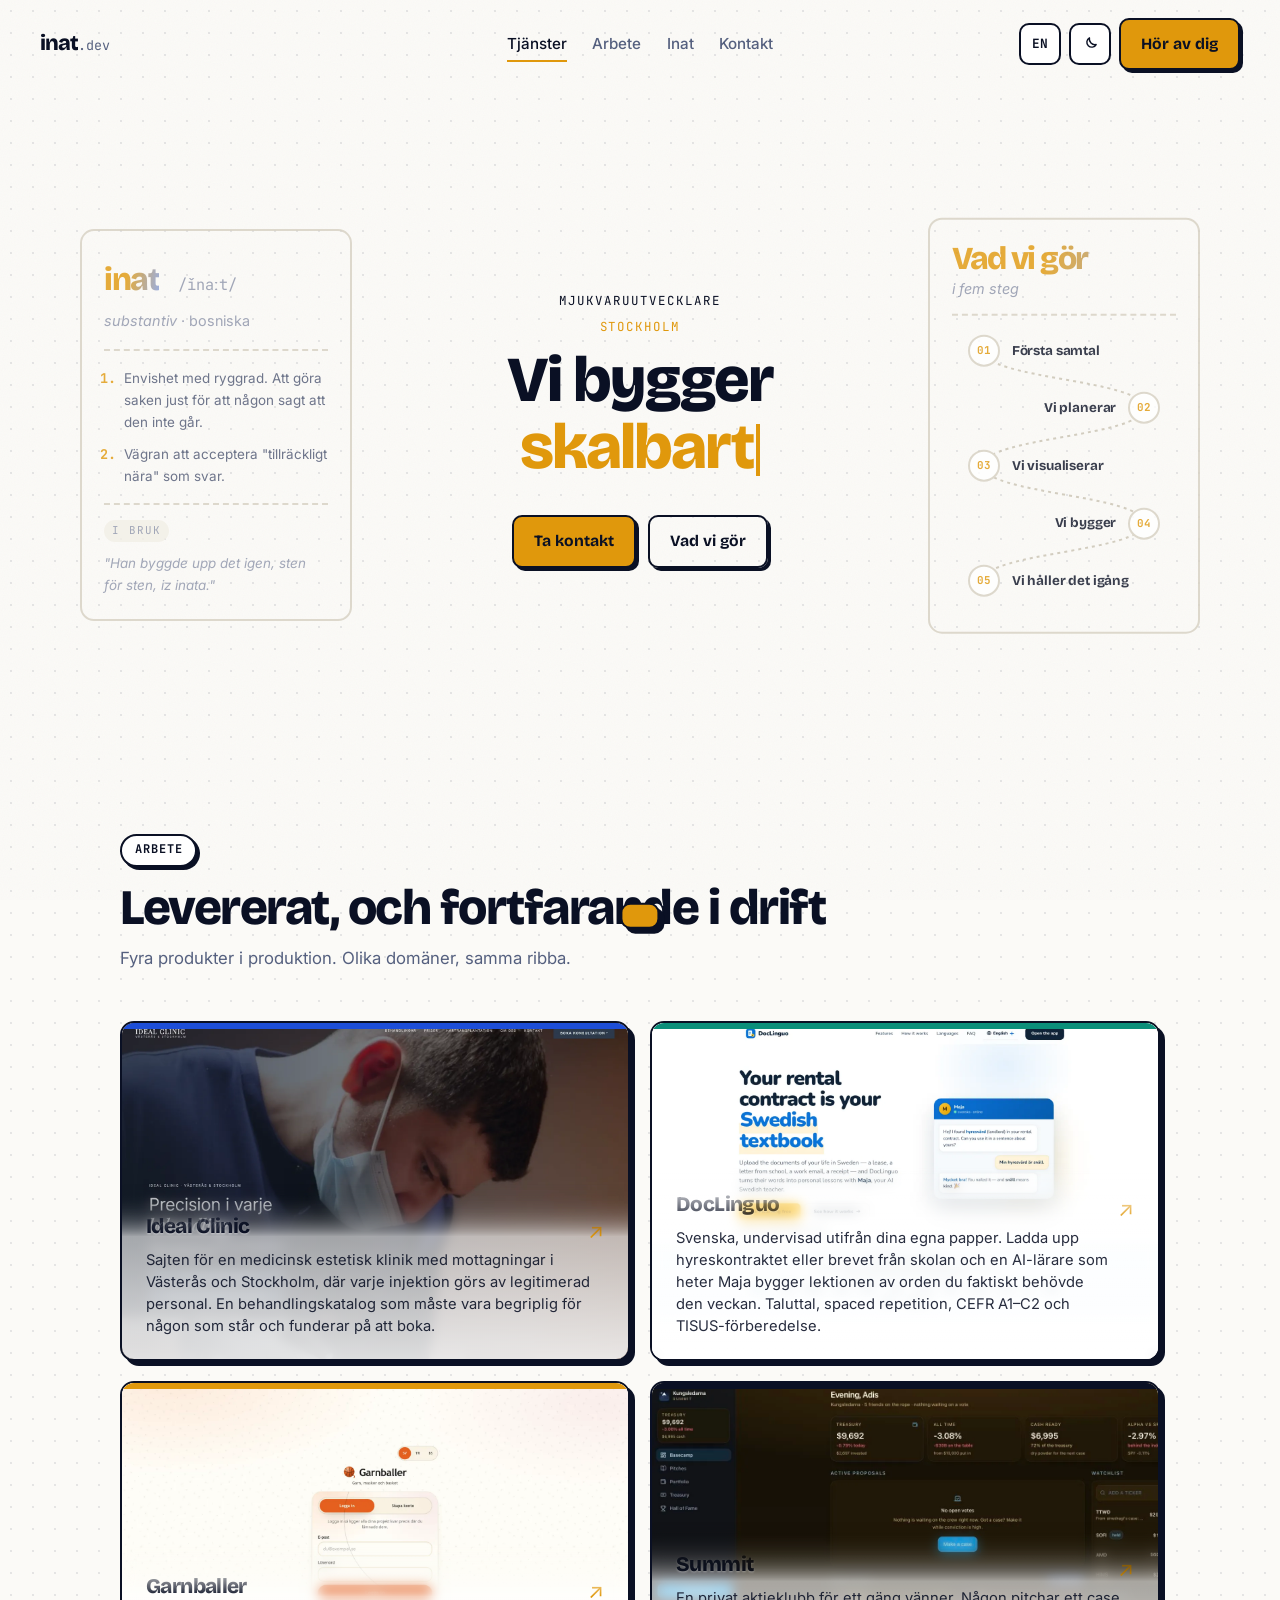
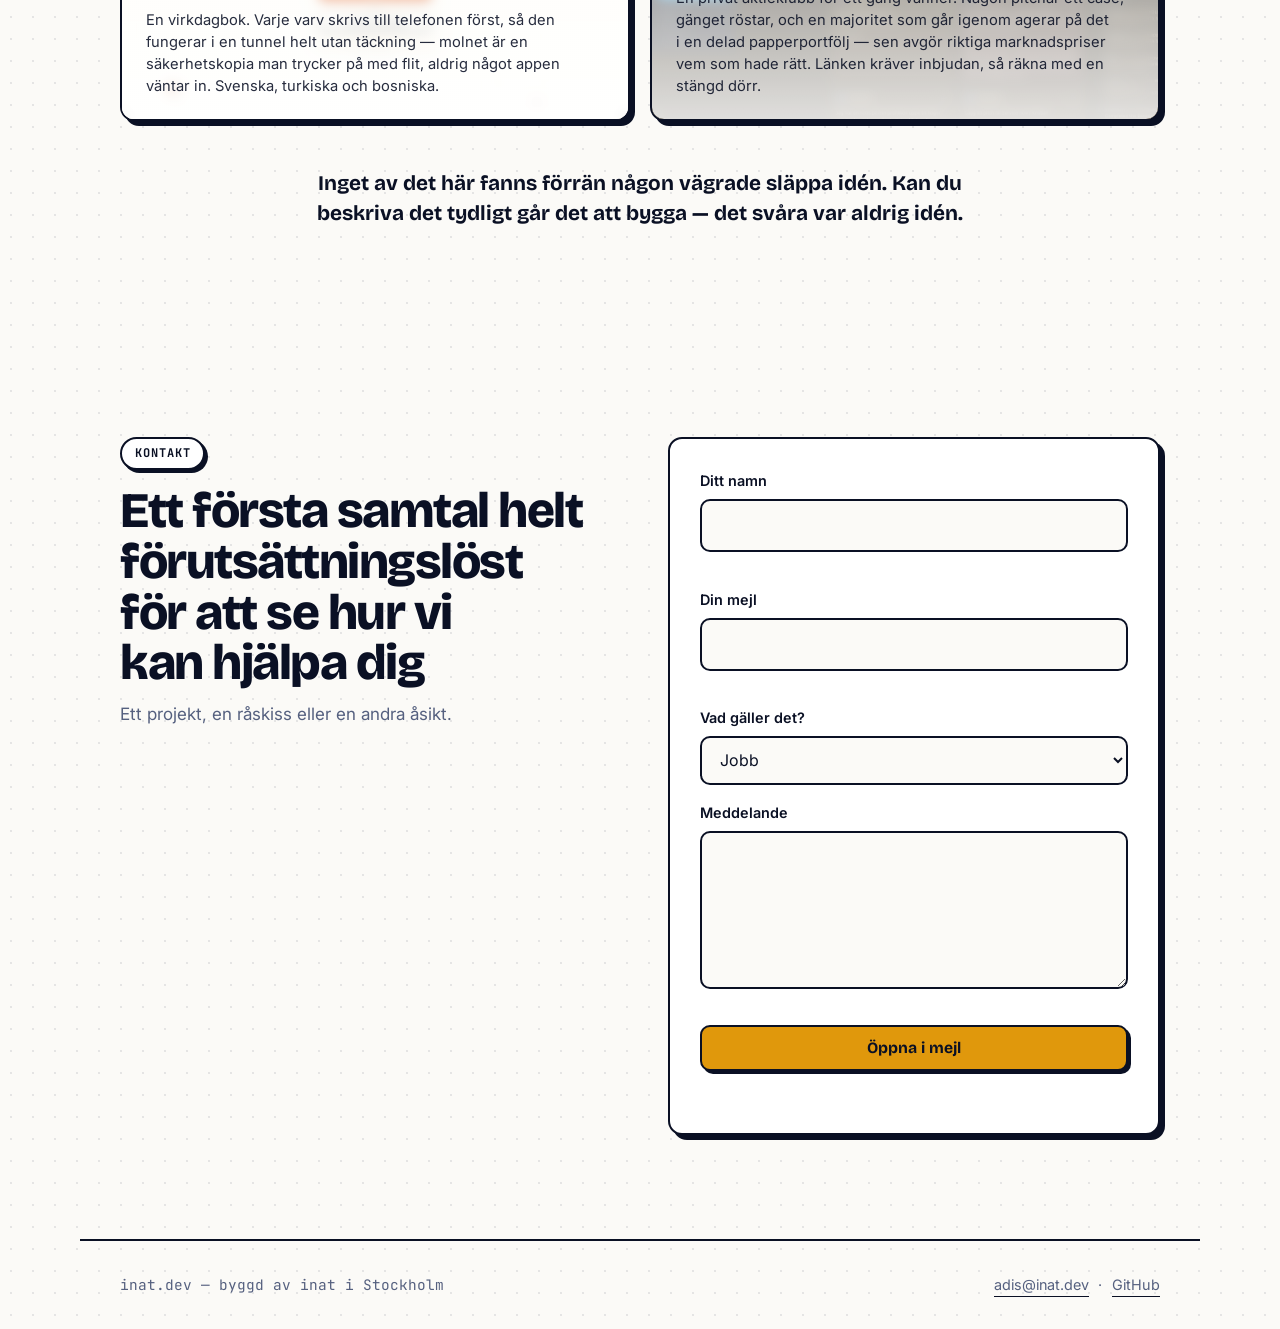
<file: index.html>
<!doctype html>
<html lang="en">
  <head>
    <meta charset="utf-8" />
    <meta name="viewport" content="width=device-width, initial-scale=1, viewport-fit=cover" />

    <title>inat.dev — we build what actually works</title>
    <meta
      name="description"
      content="A Stockholm studio building software that works and keeps working — product builds, AI that does real work, and the integrations underneath. Inat: the stubbornness that refuses close enough."
    />
    <link rel="canonical" href="https://inat.dev/" />

    <meta property="og:type" content="website" />
    <meta property="og:url" content="https://inat.dev/" />
    <meta property="og:title" content="inat.dev — we build what actually works" />
    <meta
      property="og:description"
      content="Product builds, AI that does real work, and the integrations underneath. From Stockholm, out of inat."
    />
    <meta property="og:image" content="https://inat.dev/og.png" />
    <meta property="og:image:width" content="1200" />
    <meta property="og:image:height" content="630" />
    <meta name="twitter:card" content="summary_large_image" />

    <link rel="icon" href="/favicon.svg" type="image/svg+xml" />
    <meta name="theme-color" content="#0A1024" />

    <link rel="preconnect" href="https://fonts.googleapis.com" />
    <link rel="preconnect" href="https://fonts.gstatic.com" crossorigin />
    <link
      href="https://fonts.googleapis.com/css2?family=Bricolage+Grotesque:opsz,wght@12..96,500;12..96,700;12..96,800&family=Inter:wght@400;500;600&family=JetBrains+Mono:wght@400;700&display=swap"
      rel="stylesheet"
    />
    <link rel="stylesheet" href="/styles.css?v=20260928c" />

    <script>
      // Set the theme before first paint so the page never flashes the wrong one.
      (function () {
        // The word used to live at /#inat on this page. Old links still point
        // there, so they are handed on to its own page.
        if (location.hash === '#inat') location.replace('/inat/');
        // Swedish unless English was chosen. Decided outside the try, so a
        // blocked localStorage still lands on Swedish rather than the markup's
        // English.
        var lang = null;
        try {
          var saved = localStorage.getItem('inat.theme');
          var prefersLight = window.matchMedia('(prefers-color-scheme: light)').matches;
          document.documentElement.dataset.theme = saved || (prefersLight ? 'light' : 'dark');
          lang = localStorage.getItem('inat.lang');
        } catch (e) {}
        if (lang !== 'en') document.documentElement.lang = 'sv';
      })();
    </script>

    <script type="application/ld+json">
      {
        "@context": "https://schema.org",
        "@type": "Person",
        "name": "Adis Bacic",
        "url": "https://inat.dev",
        "email": "mailto:adis@inat.dev",
        "jobTitle": "Software engineer",
        "address": { "@type": "PostalAddress", "addressLocality": "Stockholm", "addressCountry": "SE" }
      }
    </script>
  </head>

  <body>
    <a class="skip" href="#main" data-i18n="skip">Skip to content</a>
    <div class="grain" aria-hidden="true"></div>
    <span id="top-sentinel" aria-hidden="true"></span>

    <header class="nav" id="top">
      <span class="nav-progress" id="nav-progress" aria-hidden="true"></span>
      <a class="brand" href="#top">inat<span class="brand-dim">.dev</span></a>

      <div class="nav-scrim" id="nav-scrim" hidden></div>
      <nav class="nav-links" id="nav-links" aria-label="Main">
        <a href="#services" data-i18n="nav.services">Services</a>
        <a href="#work" data-i18n="nav.work">Work</a>
        <a href="/inat/" data-i18n="nav.inat">Inat</a>
        <a href="#contact" data-i18n="nav.contact">Contact</a>
      </nav>

      <div class="nav-actions">
        <button class="chip" id="lang-toggle" type="button" aria-label="Byt till svenska">SV</button>
        <button class="chip theme-btn" id="theme-toggle" type="button" aria-label="Switch to light theme">
          <svg class="icon-sun" viewBox="0 0 24 24" width="17" height="17" aria-hidden="true"
            fill="none" stroke="currentColor" stroke-width="2" stroke-linecap="round">
            <circle cx="12" cy="12" r="4" />
            <path d="M12 2v2M12 20v2M4.9 4.9l1.4 1.4M17.7 17.7l1.4 1.4M2 12h2M20 12h2M4.9 19.1l1.4-1.4M17.7 6.3l1.4-1.4" />
          </svg>
          <svg class="icon-moon" viewBox="0 0 24 24" width="17" height="17" aria-hidden="true"
            fill="none" stroke="currentColor" stroke-width="2" stroke-linejoin="round">
            <path d="M20 13.5A8 8 0 0 1 10.5 4a7 7 0 1 0 9.5 9.5z" />
          </svg>
        </button>
        <a class="btn btn-primary nav-cta" href="#contact" data-i18n="nav.cta">Get in touch</a>
        <button class="chip menu-btn" id="menu-btn" type="button" aria-expanded="false" aria-controls="nav-links" aria-label="Menu">
          <span class="burger" aria-hidden="true"><i></i><i></i><i></i></span>
        </button>
      </div>
    </header>

    <main id="main">
      <!-- ── Hero ───────────────────────────────────────────────────── -->
      <section class="hero">
        <div class="hero-inner reveal">
          <p class="kicker kicker-role" data-i18n="hero.role">Software developers</p>
          <p class="kicker" data-i18n="hero.kicker">Stockholm</p>

          <h1 class="hero-claim">
            <span class="hero-lead-word" id="hero-lead" data-i18n="hero.build">We build</span>
            <span class="sr-only" data-i18n="hero.buildAll">
              We build to scale, securely, for the long term, transparently and
              methodically. We create value, quality, trust and an edge.
            </span>
            <!-- Two copies of the phrase share one grid cell: the hidden sizer
                 holds the whole of it so the row is already the finished width,
                 and the live text types into that width from the left. -->
            <span class="rotator" aria-hidden="true">
              <span class="rotator-sizer" id="rotator-sizer">to scale</span>
              <span class="rotator-live"
                ><span class="rotator-text" id="rotator-text">to scale</span
                ><span class="caret"></span
              ></span>
            </span>
          </h1>

          <div class="hero-cta">
            <a class="btn btn-primary" href="#contact" data-i18n="hero.ctaPrimary">Start a conversation</a>
            <a class="btn btn-ghost" href="#work" data-i18n="hero.ctaSecondary">What we do</a>
          </div>
        </div>

        <!-- The entry as a print on the background: behind the claim, off to
             the left, faded, and out of the flow so it takes no room of its
             own. Decorative here — the readable version, with the pronunciation
             button, lives on /inat/. -->
        <article class="entry hero-entry" aria-hidden="true">
          <div class="entry-top">
            <p class="entry-word">inat</p>
            <span class="say"><span class="ipa">/ǐnaːt/</span></span>
          </div>
          <p class="entry-meta"><em data-i18n="entry.pos">noun</em> · <span data-i18n="entry.lang">Bosnian</span></p>
          <hr class="entry-rule" />
          <ol class="entry-defs">
            <li data-i18n="entry.def1">
              Stubbornness with a spine. Doing the thing precisely because you were
              told it could not be done.
            </li>
            <li data-i18n="entry.def2">The refusal to accept "close enough" as an answer.</li>
          </ol>
          <p class="entry-usage">
            <span class="usage-tag" data-i18n="entry.usageTag">in use</span>
            <span data-i18n="entry.usage">"He rebuilt it brick by brick, iz inata."</span>
          </p>
        </article>

        <!-- What we do, in the entry's clothes: five steps on a line that winds
             down the card. On wide screens it is the print's twin on the right,
             the same size and just as faded; on narrow ones it drops into the
             flow under the buttons at full strength. -->
        <aside class="entry hero-path" id="services" aria-labelledby="path-title">
          <h2 class="entry-word" id="path-title" data-i18n="svc.badge">What we do</h2>
          <p class="entry-meta"><em data-i18n="svc.steps">in five steps</em></p>
          <hr class="entry-rule" />
          <div class="curl">
            <!-- One S-curve per step, in a 100×500 box stretched over the five
                 rows: node centres at x 14/86, y 50/150/250/350/450. The curves
                 leave and enter the nodes vertically, so they cross between the
                 rows rather than through the labels. -->
            <svg class="curl-line" viewBox="0 0 100 500" preserveAspectRatio="none" aria-hidden="true" focusable="false">
              <path d="M14 50 C14 100 86 100 86 150 S14 200 14 250 S86 300 86 350 S14 400 14 450" />
            </svg>
            <ol class="curl-steps">
              <li class="curl-step"><span class="curl-node" aria-hidden="true">01</span><span class="curl-label" data-i18n="path.s1.title">We connect</span></li>
              <li class="curl-step"><span class="curl-node" aria-hidden="true">02</span><span class="curl-label" data-i18n="path.s2.title">We plan</span></li>
              <li class="curl-step"><span class="curl-node" aria-hidden="true">03</span><span class="curl-label" data-i18n="path.s3.title">We visualize</span></li>
              <li class="curl-step"><span class="curl-node" aria-hidden="true">04</span><span class="curl-label" data-i18n="path.s4.title">We build</span></li>
              <li class="curl-step"><span class="curl-node" aria-hidden="true">05</span><span class="curl-label" data-i18n="path.s5.title">We keep it running</span></li>
            </ol>
          </div>
        </aside>
      </section>

      <!-- ── Work: proof, not a résumé ───────────────────────────────── -->
      <section id="work" class="section">
        <header class="section-head reveal">
          <p class="badge" data-i18n="proj.badge">Work</p>
          <h2 class="section-title" data-i18n="proj.title">Shipped, and still running</h2>
          <p class="section-sub" data-i18n="proj.sub">
            Four products in production. Different domains, same standard.
          </p>
        </header>

        <div class="cards cards-2">
          <a class="card card-link card-blue reveal-pop" href="https://idealclinic.se" target="_blank" rel="noopener">
            <span class="card-shot" aria-hidden="true"><img src="/work/idealclinic.webp" alt="" /></span>
            <div class="card-body">
              <div class="card-head">
                <h3>Ideal Clinic</h3>
                <span class="arrow" aria-hidden="true">↗</span>
              </div>
              <p data-i18n="proj.clinic.body">
                The site for a medical aesthetic clinic with practices in Västerås and
                Stockholm, where every injectable is done by licensed staff. A treatment
                catalogue that has to read clearly to someone deciding whether to book.
              </p>
            </div>
          </a>

          <a class="card card-link card-teal reveal-pop" href="https://doclinguo.com" target="_blank" rel="noopener">
            <span class="card-shot" aria-hidden="true"><img src="/work/doclinguo.webp" alt="" /></span>
            <div class="card-body">
              <div class="card-head">
                <h3>DocLinguo</h3>
                <span class="arrow" aria-hidden="true">↗</span>
              </div>
              <p data-i18n="proj.doc.body">
                Swedish, taught from your own paperwork. Upload the rental contract or
                the letter from school and an AI teacher called Maja builds the lesson
                out of the words you actually needed that week. Speech practice, spaced
                repetition, CEFR A1–C2 and TISUS prep.
              </p>
            </div>
          </a>

          <a class="card card-link card-gold reveal-pop" href="https://garnballer.inat.dev" target="_blank" rel="noopener">
            <span class="card-shot" aria-hidden="true"><img src="/work/garnballer.webp" alt="" /></span>
            <div class="card-body">
              <div class="card-head">
                <h3>Garnballer</h3>
                <span class="arrow" aria-hidden="true">↗</span>
              </div>
              <p data-i18n="proj.garn.body">
                A crochet diary. Every row logged is written to the phone first, so it
                works in a tunnel with no signal at all — the cloud is a backup you press
                on purpose, never something the app waits for. Swedish, Turkish and
                Bosnian.
              </p>
            </div>
          </a>

          <a class="card card-link reveal-pop" href="https://summit.elyfe.dev" target="_blank" rel="noopener">
            <span class="card-shot" aria-hidden="true"><img src="/work/summit.webp" alt="" /></span>
            <div class="card-body">
              <div class="card-head">
                <h3>Summit</h3>
                <span class="arrow" aria-hidden="true">↗</span>
              </div>
              <p data-i18n="proj.summit.body">
                A private stock club for one group of friends. Someone pitches a case,
                the crew votes, and a passing majority acts on it in a shared paper
                portfolio — then real market prices settle who was right. The link asks
                for an invite, so expect a closed door.
              </p>
            </div>
          </a>
        </div>

        <p class="closing reveal" data-i18n="proj.closing">
          None of these existed until somebody refused to let the idea go. If you can
          describe it clearly, it can be built — the hard part was never the idea.
        </p>
      </section>

      <!-- ── Contact ────────────────────────────────────────────────── -->
      <section id="contact" class="section">
        <div class="contact-grid">
          <div class="reveal">
            <p class="badge" data-i18n="contact.badge">Contact</p>
            <h2 class="section-title" data-i18n="contact.title">Tell us what you want built</h2>
            <p class="prose" data-i18n="contact.sub">A project, a rough idea, or a second opinion.</p>
          </div>

          <form class="form reveal" id="contact-form" novalidate>
            <div class="field">
              <label for="name" data-i18n="contact.name">Your name</label>
              <input id="name" name="name" type="text" autocomplete="name" required />
              <p class="err" data-err="name"></p>
            </div>

            <div class="field">
              <label for="email" data-i18n="contact.email">Your email</label>
              <input id="email" name="email" type="email" autocomplete="email" inputmode="email" required />
              <p class="err" data-err="email"></p>
            </div>

            <div class="field">
              <label for="topic" data-i18n="contact.topic">What is this about?</label>
              <select id="topic" name="topic">
                <option value="Work" data-i18n="contact.topic1">Work</option>
                <option value="Freelance" data-i18n="contact.topic2">Freelance</option>
                <option value="An idea" data-i18n="contact.topic3">An idea</option>
              </select>
            </div>

            <div class="field">
              <label for="message" data-i18n="contact.message">Message</label>
              <textarea id="message" name="message" rows="5" required></textarea>
              <p class="err" data-err="message"></p>
            </div>

            <button class="btn btn-primary btn-block" type="submit" data-i18n="contact.send">
              Open in mail
            </button>
            <p class="form-note" id="form-note" role="status" aria-live="polite"></p>
          </form>
        </div>
      </section>
    </main>

    <footer class="footer">
      <p class="mono">
        inat.dev — <span data-i18n="footer.built">built out of inat in Stockholm</span>
      </p>
      <p class="footer-links">
        <a href="mailto:adis@inat.dev">adis@inat.dev</a>
        <span aria-hidden="true">·</span>
        <a href="https://github.com/AdisBacic" target="_blank" rel="noopener">GitHub</a>
      </p>
    </footer>

    <div class="toast" id="toast" role="status" aria-live="polite"></div>
    <script src="/script.js?v=20260928c" defer></script>
  </body>
</html>
</file>
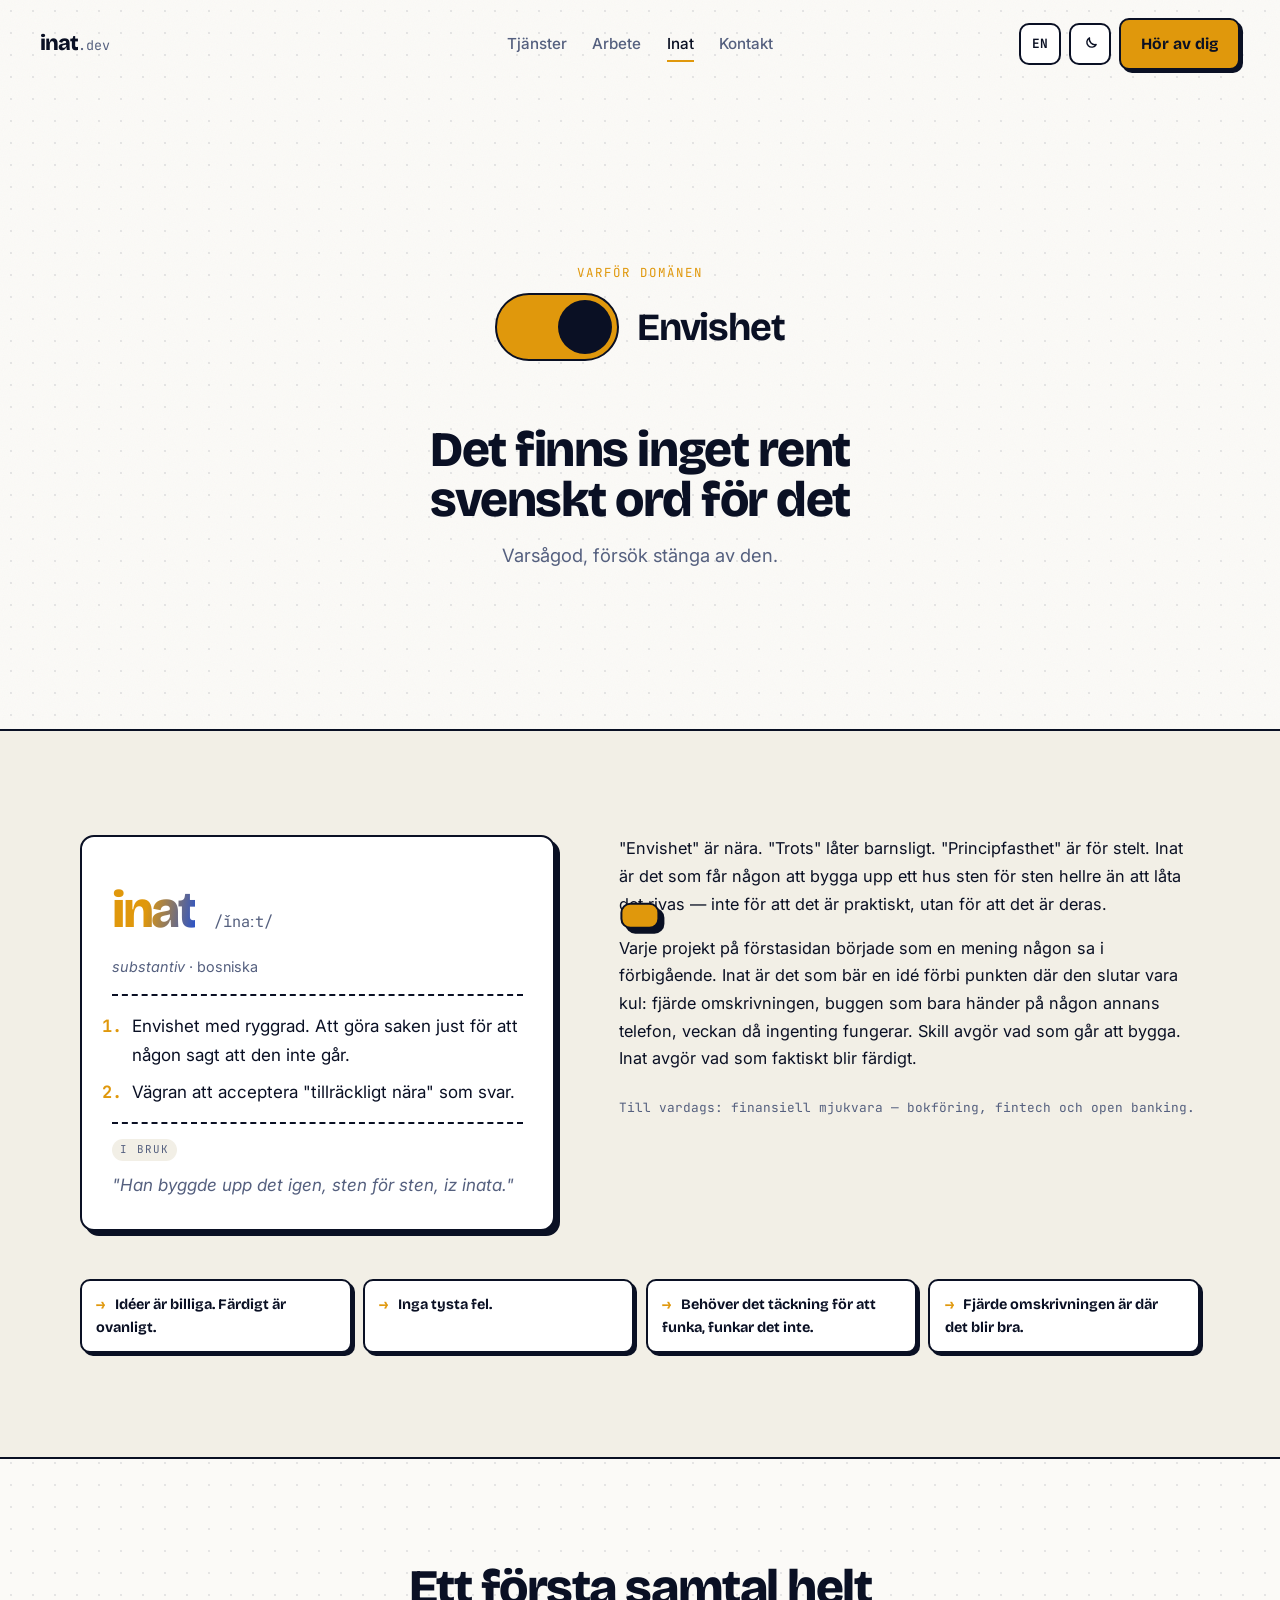
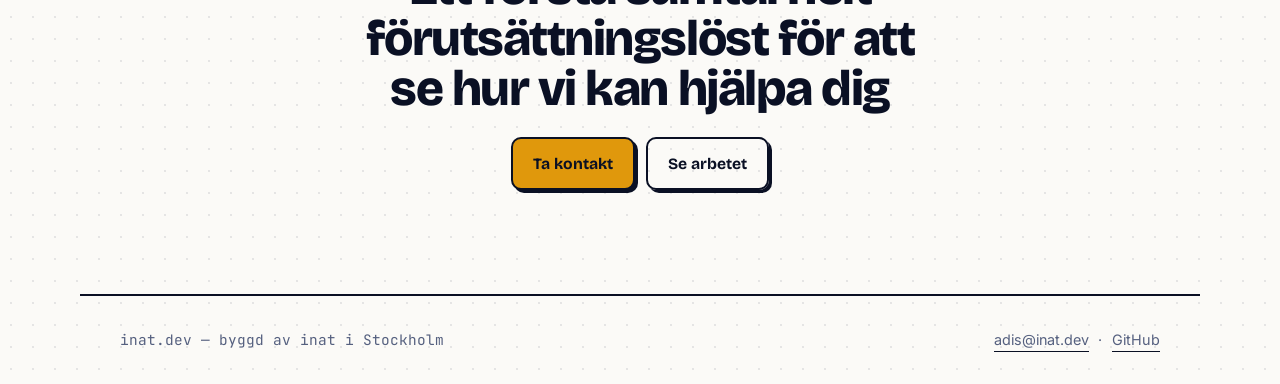
<file: inat/index.html>
<!doctype html>
<html lang="en">
  <head>
    <meta charset="utf-8" />
    <meta name="viewport" content="width=device-width, initial-scale=1, viewport-fit=cover" />

    <title>inat — the word behind inat.dev</title>
    <meta
      name="description"
      content="Inat, noun, Bosnian: stubbornness with a spine. The word a Stockholm studio is named after, and why there is no clean English translation for it."
    />
    <link rel="canonical" href="https://inat.dev/inat/" />

    <meta property="og:type" content="website" />
    <meta property="og:url" content="https://inat.dev/inat/" />
    <meta property="og:title" content="inat — the word behind inat.dev" />
    <meta
      property="og:description"
      content="Stubbornness with a spine. Doing the thing precisely because you were told it could not be done."
    />
    <meta property="og:image" content="https://inat.dev/og.png" />
    <meta property="og:image:width" content="1200" />
    <meta property="og:image:height" content="630" />
    <meta name="twitter:card" content="summary_large_image" />

    <link rel="icon" href="/favicon.svg" type="image/svg+xml" />
    <meta name="theme-color" content="#0A1024" />

    <link rel="preconnect" href="https://fonts.googleapis.com" />
    <link rel="preconnect" href="https://fonts.gstatic.com" crossorigin />
    <link
      href="https://fonts.googleapis.com/css2?family=Bricolage+Grotesque:opsz,wght@12..96,500;12..96,700;12..96,800&family=Inter:wght@400;500;600&family=JetBrains+Mono:wght@400;700&display=swap"
      rel="stylesheet"
    />
    <link rel="stylesheet" href="/styles.css?v=20260928c" />

    <script>
      // Set the theme before first paint so the page never flashes the wrong one.
      (function () {
        // Swedish unless English was chosen. Decided outside the try, so a
        // blocked localStorage still lands on Swedish rather than the markup's
        // English.
        var lang = null;
        try {
          var saved = localStorage.getItem('inat.theme');
          var prefersLight = window.matchMedia('(prefers-color-scheme: light)').matches;
          document.documentElement.dataset.theme = saved || (prefersLight ? 'light' : 'dark');
          lang = localStorage.getItem('inat.lang');
        } catch (e) {}
        if (lang !== 'en') document.documentElement.lang = 'sv';
      })();
    </script>

    <script type="application/ld+json">
      {
        "@context": "https://schema.org",
        "@type": "DefinedTerm",
        "name": "inat",
        "description": "Stubbornness with a spine. Doing the thing precisely because you were told it could not be done.",
        "url": "https://inat.dev/inat/"
      }
    </script>
  </head>

  <body>
    <a class="skip" href="#main" data-i18n="skip">Skip to content</a>
    <div class="grain" aria-hidden="true"></div>
    <span id="top-sentinel" aria-hidden="true"></span>

    <header class="nav" id="top">
      <span class="nav-progress" id="nav-progress" aria-hidden="true"></span>
      <a class="brand" href="/">inat<span class="brand-dim">.dev</span></a>

      <div class="nav-scrim" id="nav-scrim" hidden></div>
      <nav class="nav-links" id="nav-links" aria-label="Main">
        <a href="/#services" data-i18n="nav.services">Services</a>
        <a href="/#work" data-i18n="nav.work">Work</a>
        <a href="/inat/" aria-current="page" data-i18n="nav.inat">Inat</a>
        <a href="/#contact" data-i18n="nav.contact">Contact</a>
      </nav>

      <div class="nav-actions">
        <button class="chip" id="lang-toggle" type="button" aria-label="Byt till svenska">SV</button>
        <button class="chip theme-btn" id="theme-toggle" type="button" aria-label="Switch to light theme">
          <svg class="icon-sun" viewBox="0 0 24 24" width="17" height="17" aria-hidden="true"
            fill="none" stroke="currentColor" stroke-width="2" stroke-linecap="round">
            <circle cx="12" cy="12" r="4" />
            <path d="M12 2v2M12 20v2M4.9 4.9l1.4 1.4M17.7 17.7l1.4 1.4M2 12h2M20 12h2M4.9 19.1l1.4-1.4M17.7 6.3l1.4-1.4" />
          </svg>
          <svg class="icon-moon" viewBox="0 0 24 24" width="17" height="17" aria-hidden="true"
            fill="none" stroke="currentColor" stroke-width="2" stroke-linejoin="round">
            <path d="M20 13.5A8 8 0 0 1 10.5 4a7 7 0 1 0 9.5 9.5z" />
          </svg>
        </button>
        <a class="btn btn-primary nav-cta" href="/#contact" data-i18n="nav.cta">Get in touch</a>
        <button class="chip menu-btn" id="menu-btn" type="button" aria-expanded="false" aria-controls="nav-links" aria-label="Menu">
          <span class="burger" aria-hidden="true"><i></i><i></i><i></i></span>
        </button>
      </div>
    </header>

    <main id="main">
      <!-- ── The switch, first and large. It is labelled "stubbornness" and it
           behaves accordingly: three tries before it gives in. ──────────── -->
      <section class="hero hero-inat">
        <div class="hero-inner reveal">
          <p class="kicker" data-i18n="inat.badge">Why the domain</p>

          <div class="switch-row switch-row-hero">
            <button class="switch switch-xl is-on" id="inat-switch" type="button" role="switch" aria-checked="true" aria-describedby="inat-try">
              <span class="switch-track" aria-hidden="true"><span class="switch-knob"></span></span>
              <span class="switch-label" data-i18n="inat.switch">Stubbornness</span>
            </button>
            <p class="switch-say" id="switch-say" role="status" aria-live="polite"></p>
          </div>

          <h1 class="hero-title" data-i18n="inat.title">There is no clean English word for it</h1>
          <p class="hero-thesis" id="inat-try" data-i18n="inat.tryOff">Go on, try turning it off.</p>
        </div>
      </section>

      <!-- ── The word: the entry at full strength, and the story behind it ── -->
      <section id="word" class="section section-dark">
        <div class="inat-grid">
          <article class="entry reveal">
            <div class="entry-top">
              <p class="entry-word">inat</p>
              <button class="say" id="say" type="button" aria-label="Pronunciation">
                <span class="ipa">/ǐnaːt/</span>
              </button>
            </div>
            <p class="entry-meta"><em data-i18n="entry.pos">noun</em> · <span data-i18n="entry.lang">Bosnian</span></p>
            <hr class="entry-rule" />
            <ol class="entry-defs">
              <li data-i18n="entry.def1">
                Stubbornness with a spine. Doing the thing precisely because you were
                told it could not be done.
              </li>
              <li data-i18n="entry.def2">The refusal to accept "close enough" as an answer.</li>
            </ol>
            <p class="entry-usage">
              <span class="usage-tag" data-i18n="entry.usageTag">in use</span>
              <span data-i18n="entry.usage">"He rebuilt it brick by brick, iz inata."</span>
            </p>
          </article>

          <div class="inat-note reveal">
            <p data-i18n="inat.p1">
              "Stubbornness" is close. "Spite" is too mean. "Defiance" is too grand.
              Inat is what makes somebody rebuild a house brick by brick rather than
              let it be torn down — not because it is practical, but because it is
              theirs.
            </p>
            <p data-i18n="inat.p2">
              Every project on the front page started as a sentence somebody said in
              passing. Inat is what carries an idea past the point where it stops being
              fun: the fourth rewrite, the bug that only happens on someone else's
              phone, the week where nothing works. Skill decides what can be built.
              Inat decides what actually gets finished.
            </p>
            <p class="inat-day" data-i18n="inat.day">
              Day to day: financial software — bookkeeping, fintech and open banking.
            </p>
          </div>
        </div>

        <ul class="principles principles-row reveal">
          <li data-i18n="inat.pr1">Ideas are cheap. Finished is rare.</li>
          <li data-i18n="inat.pr2">No silent failures.</li>
          <li data-i18n="inat.pr3">If it needs signal to work, it does not work.</li>
          <li data-i18n="inat.pr4">The fourth rewrite is where it gets good.</li>
        </ul>
      </section>

      <!-- ── Back to the pitch ──────────────────────────────────────── -->
      <section id="next" class="section">
        <div class="inat-next-inner reveal">
          <h2 class="section-title" data-i18n="contact.title">Tell us what you want built</h2>
          <div class="hero-cta">
            <a class="btn btn-primary" href="/#contact" data-i18n="hero.ctaPrimary">Start a conversation</a>
            <a class="btn btn-ghost" href="/#work" data-i18n="inat.ctaWork">See the work</a>
          </div>
        </div>
      </section>
    </main>

    <footer class="footer">
      <p class="mono">
        inat.dev — <span data-i18n="footer.built">built out of inat in Stockholm</span>
      </p>
      <p class="footer-links">
        <a href="mailto:adis@inat.dev">adis@inat.dev</a>
        <span aria-hidden="true">·</span>
        <a href="https://github.com/AdisBacic" target="_blank" rel="noopener">GitHub</a>
      </p>
    </footer>

    <div class="toast" id="toast" role="status" aria-live="polite"></div>
    <script src="/script.js?v=20260928c" defer></script>
  </body>
</html>
</file>
<file: styles.css>
/* ==========================================================================
   inat.dev — Adis Bacic
   Hand-written, no framework, no build step.
   ========================================================================== */

*,
*::before,
*::after { box-sizing: border-box; }

:root {
  --font-display: 'Bricolage Grotesque', 'Inter', system-ui, sans-serif;
  --font-body: 'Inter', system-ui, -apple-system, 'Segoe UI', sans-serif;
  --font-mono: 'JetBrains Mono', ui-monospace, 'SF Mono', Menlo, monospace;

  --r: 14px;
  --r-sm: 10px;
  --pad: clamp(1.25rem, 4vw, 2.5rem);
  --maxw: 1120px;
  --shadow: 5px 5px 0 var(--line);
  --shadow-sm: 3px 3px 0 var(--line);
  --ease: cubic-bezier(0.2, 0.8, 0.2, 1);
}

/* Dark is the default: this is a .dev domain at heart. */
:root,
:root[data-theme='dark'] {
  --bg: #0a1024;
  --bg-2: #101a37;
  --bg-3: #16224a;
  --ink: #f2f0ea;
  --ink-dim: #9aa6c8;
  --line: #2b3a68;
  --line-strong: #405392;
  --gold: #f4b740;
  --blue: #6b93ff;
  --teal: #38d3b6;
  --dot: rgba(255, 255, 255, 0.07);
  --on-accent: #0a1024;
  --wordmark-end: #a9c4ff;
}

:root[data-theme='light'] {
  --bg: #fbfaf7;
  --bg-2: #ffffff;
  --bg-3: #f2efe6;
  --ink: #0a1024;
  --ink-dim: #55607f;
  --line: #0a1024;
  --line-strong: #0a1024;
  --gold: #e0980c;
  --blue: #1d4ed8;
  --teal: #0b8f7a;
  --dot: rgba(10, 16, 36, 0.09);
  --on-accent: #fbfaf7;
  --wordmark-end: #1d4ed8;
}

html { -webkit-text-size-adjust: 100%; scroll-behavior: smooth; }

body {
  margin: 0;
  min-height: 100svh;
  font-family: var(--font-body);
  font-size: clamp(1rem, 0.96rem + 0.2vw, 1.0625rem);
  line-height: 1.65;
  color: var(--ink);
  background-color: var(--bg);
  background-image: radial-gradient(var(--dot) 1px, transparent 1px);
  background-size: 22px 22px;
  -webkit-font-smoothing: antialiased;
  overflow-x: hidden;
}

/* A whisper of film grain so the flat colours are not quite flat. */
.grain {
  position: fixed;
  inset: 0;
  z-index: 0;
  pointer-events: none;
  opacity: 0.035;
  background-image: url("data:image/svg+xml,%3Csvg xmlns='http://www.w3.org/2000/svg' width='120' height='120'%3E%3Cfilter id='n'%3E%3CfeTurbulence type='fractalNoise' baseFrequency='0.85' numOctaves='3'/%3E%3C/filter%3E%3Crect width='120' height='120' filter='url(%23n)'/%3E%3C/svg%3E");
}

h1, h2, h3 {
  font-family: var(--font-display);
  font-weight: 800;
  line-height: 1.02;
  letter-spacing: -0.03em;
  margin: 0;
  text-wrap: balance;
}

p { margin: 0; text-wrap: pretty; }

a { color: inherit; }

:focus-visible {
  outline: 3px solid var(--gold);
  outline-offset: 3px;
  border-radius: 4px;
}

.mono { font-family: var(--font-mono); font-size: 0.85em; }

.skip {
  position: absolute;
  left: -9999px;
  top: 0;
  z-index: 100;
  padding: 0.75rem 1rem;
  background: var(--gold);
  color: var(--on-accent);
  font-weight: 600;
}
.skip:focus { left: 1rem; top: 1rem; }

/* ── Buttons ─────────────────────────────────────────────────────────── */

.btn {
  display: inline-flex;
  align-items: center;
  justify-content: center;
  gap: 0.5rem;
  min-height: 46px;
  padding: 0.7rem 1.25rem;
  border: 2px solid var(--line);
  border-radius: var(--r-sm);
  font-family: var(--font-display);
  font-weight: 700;
  font-size: 0.98rem;
  text-decoration: none;
  cursor: pointer;
  background: var(--bg-2);
  color: var(--ink);
  box-shadow: var(--shadow-sm);
  transition: transform 0.14s var(--ease), box-shadow 0.14s var(--ease);
}
.btn:hover { transform: translate(-2px, -2px); box-shadow: 5px 5px 0 var(--line); }
.btn:active { transform: translate(2px, 2px); box-shadow: 0 0 0 var(--line); }

.btn-primary {
  background: var(--gold);
  color: #0a1024;
  border-color: var(--line-strong);
}
.btn-ghost { background: transparent; }
.btn-block { width: 100%; }

.chip {
  display: inline-grid;
  place-items: center;
  min-width: 42px;
  min-height: 42px;
  padding: 0 0.6rem;
  border: 2px solid var(--line);
  border-radius: var(--r-sm);
  background: var(--bg-2);
  color: var(--ink);
  font-family: var(--font-mono);
  font-size: 0.8rem;
  font-weight: 700;
  cursor: pointer;
  transition: transform 0.14s var(--ease), background 0.14s var(--ease);
}
.chip:hover { transform: translateY(-2px); background: var(--bg-3); }

.theme-btn { color: var(--ink); }
.theme-btn .icon-sun,
.theme-btn .icon-moon { display: none; }
:root[data-theme='dark'] .theme-btn .icon-sun { display: block; color: var(--gold); }
:root[data-theme='light'] .theme-btn .icon-moon { display: block; }

#top-sentinel {
  position: absolute;
  top: 14px;
  left: 0;
  width: 1px;
  height: 1px;
  pointer-events: none;
}

/* ── Nav ─────────────────────────────────────────────────────────────── */

.nav {
  position: sticky;
  top: 0;
  z-index: 40;
  display: grid;
  grid-template-columns: 1fr auto 1fr;
  align-items: center;
  gap: 1rem;
  padding: 1.1rem var(--pad);
  border-bottom: 2px solid transparent;
  background: transparent;
  transition:
    padding 0.28s var(--ease),
    border-color 0.28s var(--ease),
    box-shadow 0.28s var(--ease);
}

/*
 * The blur gets a layer of its own and never sits on .nav itself.
 *
 * `backdrop-filter` makes an element the containing block for its
 * position: fixed descendants — and on mobile both the slide-in panel and the
 * scrim are fixed children of the nav. With the filter on .nav they resolved
 * against the bar instead of the viewport, so the moment the page was scrolled
 * the panel collapsed from full height to 120px and the scrim to 61px.
 */
.nav::before {
  content: '';
  position: absolute;
  inset: 0;
  z-index: -1;
  pointer-events: none;
  opacity: 0;
  background: color-mix(in srgb, var(--bg) 86%, transparent);
  backdrop-filter: blur(12px) saturate(1.3);
  transition: opacity 0.28s var(--ease);
}
.nav.is-scrolled::before { opacity: 1; }

/* Only becomes a bar once you have left the top: at rest it floats over the
   hero, so the claim gets the full height of the screen. */
.nav.is-scrolled {
  padding-block: 0.6rem;
  border-bottom-color: var(--line);
  box-shadow: 0 6px 24px -18px rgba(0, 0, 0, 0.6);
}

/* Reading progress, drawn on the nav's own bottom edge. */
.nav-progress {
  position: absolute;
  left: 0;
  bottom: -2px;
  height: 2px;
  width: 0;
  background: linear-gradient(90deg, var(--gold), var(--blue));
  transition: width 0.12s linear;
  pointer-events: none;
}

.brand {
  justify-self: start;
  font-family: var(--font-display);
  font-weight: 800;
  font-size: 1.35rem;
  letter-spacing: -0.045em;
  text-decoration: none;
  transition: font-size 0.28s var(--ease);
}
.nav.is-scrolled .brand { font-size: 1.15rem; }
/* Mono for the TLD: the word is the brand, the suffix is an address. */
.brand-dim {
  font-family: var(--font-mono);
  font-weight: 400;
  font-size: 0.62em;
  letter-spacing: 0;
  color: var(--ink-dim);
}

.nav-links { display: flex; gap: 1.6rem; justify-self: center; }
.nav-links a {
  position: relative;
  font-weight: 500;
  font-size: 0.95rem;
  text-decoration: none;
  color: var(--ink-dim);
  padding: 0.35rem 0;
  transition: color 0.15s;
}
.nav-links a::after {
  content: '';
  position: absolute;
  left: 0;
  right: 0;
  bottom: 0;
  height: 2px;
  background: var(--gold);
  transform: scaleX(0);
  transform-origin: left;
  transition: transform 0.22s var(--ease);
}
.nav-links a:hover { color: var(--ink); }
.nav-links a:hover::after,
.nav-links a[aria-current]::after { transform: scaleX(1); }
.nav-links a[aria-current] { color: var(--ink); }

.nav-actions { display: flex; align-items: center; gap: 0.5rem; justify-self: end; }
.menu-btn { display: none; }
.nav-scrim { display: none; }

/* Animated burger → close. */
.burger { display: grid; gap: 4px; width: 18px; }
.burger i {
  display: block;
  height: 2px;
  background: var(--ink);
  border-radius: 2px;
  transition: transform 0.26s var(--ease), opacity 0.2s var(--ease);
}
[aria-expanded='true'] .burger i:nth-child(1) { transform: translateY(6px) rotate(45deg); }
[aria-expanded='true'] .burger i:nth-child(2) { opacity: 0; }
[aria-expanded='true'] .burger i:nth-child(3) { transform: translateY(-6px) rotate(-45deg); }

@media (max-width: 860px) {
  .nav { grid-template-columns: 1fr auto; padding-block: 0.85rem; }
  .nav-cta { display: none; }
  .menu-btn { display: inline-grid; }

  /* A real panel rather than a dropdown: full height, slides in from the right,
     and the page behind it is dimmed and locked. */
  .nav-links {
    position: fixed;
    inset: 0 0 0 auto;
    width: min(19rem, 82vw);
    flex-direction: column;
    align-content: start;
    gap: 0;
    padding: 5.5rem 1.5rem 2rem;
    background: var(--bg-2);
    border-left: 2px solid var(--line);
    box-shadow: -20px 0 50px -30px rgba(0, 0, 0, 0.7);
    transform: translateX(101%);
    transition: transform 0.32s var(--ease);
    z-index: 45;
  }
  .nav-links.open { transform: translateX(0); }
  .nav-links a {
    font-family: var(--font-display);
    font-weight: 700;
    font-size: 1.15rem;
    padding: 0.95rem 0;
    border-bottom: 1px dashed var(--line);
    color: var(--ink);
  }
  .nav-links a::after { display: none; }

  /* The nav has to outrank both the scrim and the panel, or the close button
     ends up underneath them and the menu can only be dismissed by tapping
     around it. */
  .nav { z-index: 46; }

  /* The panel is a positioned child of the nav, so inside the nav's own
     stacking context it paints over anything static — the burger included.
     Giving the action cluster a layer of its own keeps the close button on top
     while the menu is open. */
  .nav-actions { position: relative; z-index: 47; }

  .nav-scrim {
    display: block;
    position: fixed;
    inset: 0;
    z-index: 44;
    background: rgba(4, 8, 20, 0.5);
    backdrop-filter: blur(2px);
    opacity: 0;
    /* Load-bearing. An element at opacity 0 still takes every tap, and this
       class selector overrides the `hidden` attribute the script sets — so
       without it the scrim sits invisibly over the whole page on mobile and
       swallows all input, the menu button included. */
    pointer-events: none;
    transition: opacity 0.28s var(--ease);
  }
  .nav-scrim.show { opacity: 1; pointer-events: auto; }
  .nav-scrim[hidden] { display: none; }
  body.menu-open { overflow: hidden; }
}

/* ── Layout ──────────────────────────────────────────────────────────── */

main { position: relative; z-index: 1; }

/* Anchor jumps must not park the heading underneath the sticky header. */
section[id] { scroll-margin-top: 6rem; }

.section {
  max-width: var(--maxw);
  margin-inline: auto;
  padding: clamp(3.5rem, 9vw, 6.5rem) var(--pad);
}

.section-head { max-width: 46rem; margin-bottom: clamp(2rem, 4vw, 3rem); }
.section-title { font-size: clamp(1.9rem, 4.6vw, 3.1rem); margin-bottom: 0.7rem; }
.section-sub { color: var(--ink-dim); font-size: 1.05rem; }

.badge {
  display: inline-block;
  margin-bottom: 1rem;
  padding: 0.3rem 0.8rem;
  border: 2px solid var(--line);
  border-radius: 999px;
  background: var(--bg-2);
  box-shadow: var(--shadow-sm);
  font-family: var(--font-mono);
  font-size: 0.75rem;
  font-weight: 700;
  text-transform: uppercase;
  letter-spacing: 0.08em;
}

.prose { color: var(--ink-dim); margin-bottom: 1rem; max-width: 40rem; }

/* ── Hero ────────────────────────────────────────────────────────────── */

/* One centred column with two things on the backdrop: the dictionary entry on
   the left and the path card on the right. Both are absolutely positioned, so
   the claim and the call to action stay centred and the hero takes no extra
   height from either. */
.hero {
  position: relative;
  max-width: var(--maxw);
  margin-inline: auto;
  padding: clamp(4rem, 11vw, 7.5rem) var(--pad) clamp(3rem, 7vw, 5rem);
  min-height: min(72svh, 640px);
  display: grid;
  justify-items: center;
  align-content: center;
  isolation: isolate;
}

.hero-inner {
  max-width: 46rem;
  text-align: center;
}

/* The entry as a print on the background: absolutely positioned on the left
   and behind the text, so the section below starts where the claim ends, not
   where the print does. No fill and no shadow, so the dot grid shows through.
   `z-index: -1` inside the hero's own stacking context keeps it behind the
   text without falling behind the page. */
.entry.hero-entry {
  position: absolute;
  z-index: -1;
  left: 0;
  top: 50%;
  transform: translateY(-46%);
  width: min(17rem, 26%);
  padding: clamp(1rem, 2vw, 1.4rem);
  font-size: 0.84rem;
  background: transparent;
  box-shadow: none;
  opacity: 0.3;
  filter: saturate(0.5);
  pointer-events: none;
  user-select: none;
}
.hero-entry .entry-word,
.hero-path .entry-word { font-size: clamp(1.6rem, 3vw, 2rem); }

/* Only where there is room on both sides of the claim. Narrower than this the
   print goes — the full entry has its own page. (The path card's narrow-screen
   rule sits with the card's own styles further down.) */
@media (max-width: 1099px) {
  .entry.hero-entry { display: none; }
}

/* /inat/ borrows the hero for the switch. The title is a statement, not the
   pitch, so it runs one size down from the landing claim. */
.hero-title {
  font-size: clamp(1.9rem, 4.6vw, 3.1rem);
  max-width: 22ch;
  margin: 0 auto 0.9rem;
}

.kicker {
  font-family: var(--font-mono);
  font-size: 0.78rem;
  text-transform: uppercase;
  letter-spacing: 0.16em;
  color: var(--gold);
  margin-bottom: 0.6rem;
}
/* What we are, above where we are. */
.kicker-role { color: var(--ink); margin-bottom: 0.3rem; }

.hero-claim {
  font-size: clamp(2.1rem, 5.6vw, 4rem);
  line-height: 1.04;
  margin-bottom: 1.8rem;
}

/* Lead and rotation are separate rows. The rotation row is a one-cell grid
   holding two copies of the phrase: an invisible sizer with the whole of it,
   and the live text typing over it. The cell takes the sizer's width and the
   row centres the cell, so each letter lands exactly where it will sit in the
   finished phrase — centred text that types left to right without the whole
   line shuffling half a character on every keystroke. */
.hero-claim .rotator {
  --caret-w: 0.06em;
  --caret-gap: 2px;
  display: grid;
  grid-template-columns: minmax(0, max-content);
  justify-content: center;
  text-align: left;
  color: var(--gold);
  /* One line is enough for every phrase in the rotation — the widest, "for the
     long term", measures 467px against 544px available. Reserving two, as the
     longer phrases once needed, left a permanent empty row under the claim. */
  min-height: 1.14em;
}
.rotator-sizer,
.rotator-live { grid-area: 1 / 1; white-space: pre-wrap; }
.rotator-sizer { visibility: hidden; }
/* The live copy ends in a caret, so the sizer has to end in one too. Without
   this the cell grows by a caret on the last keystroke and the whole line
   steps left by half of it — the very shuffle this arrangement exists to stop. */
.rotator-sizer::after {
  content: '';
  display: inline-block;
  width: calc(var(--caret-w) + var(--caret-gap));
}

.hero-lead-word {
  display: inline-block;
  transition: opacity 0.26s var(--ease), transform 0.26s var(--ease);
}
.hero-lead-word.is-swapping { opacity: 0; transform: translateY(-0.18em); }

.caret {
  display: inline-block;
  width: var(--caret-w);
  height: 0.82em;
  margin-left: var(--caret-gap);
  vertical-align: -0.14em;
  background: var(--gold);
  animation: blink 1.05s steps(1) infinite;
}
@keyframes blink { 50% { opacity: 0; } }

.hero-thesis {
  font-size: clamp(1rem, 1.6vw, 1.15rem);
  color: var(--ink-dim);
  max-width: 34rem;
  margin-inline: auto;
  margin-bottom: 1.6rem;
}

.hero-cta { display: flex; flex-wrap: wrap; justify-content: center; gap: 0.7rem; }

.sr-only {
  position: absolute;
  width: 1px; height: 1px;
  padding: 0; margin: -1px;
  overflow: hidden;
  clip-path: inset(50%);
  white-space: nowrap;
  border: 0;
}

/* ── The dictionary entry: a print on the landing, the real thing on /inat/ ── */

.entry {
  position: relative;
  padding: clamp(1.25rem, 3vw, 1.9rem);
  border: 2px solid var(--line);
  border-radius: var(--r);
  background: var(--bg-2);
  box-shadow: var(--shadow);
}
.entry-inline { margin: 1.5rem 0; max-width: 34rem; }

.entry-top { display: flex; align-items: baseline; gap: 1rem; flex-wrap: wrap; }
.entry-word {
  font-family: var(--font-display);
  font-weight: 800;
  font-size: clamp(2.2rem, 6vw, 3.2rem);
  letter-spacing: -0.05em;
  background: linear-gradient(100deg, var(--gold) 0%, var(--gold) 42%, var(--wordmark-end) 100%);
  -webkit-background-clip: text;
  background-clip: text;
  color: transparent;
}
.say { border: 0; background: none; padding: 0.2rem; cursor: pointer; color: var(--ink-dim); }
.ipa { font-family: var(--font-mono); font-size: 0.95rem; }
.say:hover { color: var(--gold); }

.entry-meta { font-size: 0.9rem; color: var(--ink-dim); margin-top: 0.15rem; }
.entry-rule { border: 0; border-top: 2px dashed var(--line); margin: 1rem 0; }

.entry-defs { margin: 0; padding-left: 1.2rem; display: grid; gap: 0.6rem; }
.entry-defs li { color: var(--ink); }
.entry-defs li::marker { color: var(--gold); font-family: var(--font-mono); font-weight: 700; }

.entry-usage {
  margin-top: 1rem;
  padding-top: 0.9rem;
  border-top: 2px dashed var(--line);
  color: var(--ink-dim);
  font-style: italic;
  display: flex;
  gap: 0.6rem;
  align-items: baseline;
  flex-wrap: wrap;
}
.usage-tag {
  font-family: var(--font-mono);
  font-style: normal;
  font-size: 0.68rem;
  text-transform: uppercase;
  letter-spacing: 0.1em;
  padding: 0.15rem 0.5rem;
  border-radius: 999px;
  background: var(--bg-3);
  color: var(--ink-dim);
}

.aside {
  margin-top: 1.25rem;
  font-size: 0.9rem;
  color: var(--ink-dim);
  opacity: 0.75;
}

/* ── Cards ───────────────────────────────────────────────────────────── */

.cards { display: grid; grid-template-columns: repeat(3, 1fr); gap: 1.25rem; }
.cards-2 { grid-template-columns: repeat(2, 1fr); }

@media (max-width: 900px) { .cards, .cards-2 { grid-template-columns: 1fr; } }

.card {
  position: relative;
  padding: 1.5rem;
  border: 2px solid var(--line);
  border-radius: var(--r);
  background: var(--bg-2);
  box-shadow: var(--shadow);
  transition: transform 0.18s var(--ease), box-shadow 0.18s var(--ease);
  overflow: hidden;
}
.card::before {
  content: '';
  position: absolute;
  inset: 0 0 auto 0;
  z-index: 2; /* above the landing-page shot on the work cards */
  height: 6px;
  background: var(--line-strong);
}
.card-blue::before { background: var(--blue); }
.card-gold::before { background: var(--gold); }
.card-teal::before { background: var(--teal); }

.card:hover { transform: translate(-3px, -3px); box-shadow: 8px 8px 0 var(--line); }

.card h3 { font-size: 1.3rem; margin: 0.9rem 0 0.6rem; }
.card p { color: var(--ink-dim); font-size: 0.97rem; }

/* ── The path card: five steps on a winding line, in the entry's clothes ── */

/* The print's twin: same width, same padding, same fade, same offset. */
.entry.hero-path {
  position: absolute;
  z-index: -1;
  right: 0;
  top: 50%;
  transform: translateY(-46%);
  width: min(17rem, 26%);
  padding: clamp(1rem, 2vw, 1.4rem);
  font-size: 0.84rem;
  background: transparent;
  box-shadow: none;
  opacity: 0.3;
  filter: saturate(0.5);
  pointer-events: none;
  user-select: none;
  scroll-margin-top: 6rem;
}

/* The card is taller than the claim, so where it floats the hero has to be at
   least tall enough to hold it — otherwise it pokes into the nav and the next
   section on short viewports. */
@media (min-width: 1100px) {
  .hero { min-height: 40rem; }
}

/* Narrower than that, the card is the offer and drops into the flow under the
   buttons at full strength. After the base rule on purpose: same specificity. */
@media (max-width: 1099px) {
  .entry.hero-path {
    position: static;
    transform: none;
    width: 100%;
    max-width: 34rem;
    margin-top: clamp(2rem, 6vw, 3rem);
    padding: clamp(1.25rem, 3vw, 1.9rem);
    font-size: 1rem;
    opacity: 1;
    filter: none;
    pointer-events: auto;
    user-select: auto;
    background: var(--bg-2);
    box-shadow: var(--shadow);
  }
  .hero-path .entry-word { font-size: clamp(2rem, 5vw, 2.7rem); }
  .hero-path .curl { --row: 3.4rem; }
}

/* On paper the fade alone goes muddy: near-black borders turn pencil-grey and
   the gold title turns beige. So where the two prints float in the light theme
   they keep more of their opacity and swap to paler ink instead — the look of
   a letterpress print rather than a photocopy. Scoped to the floating layout so
   the in-flow card on narrow screens keeps its full-strength colours. */
@media (min-width: 1100px) {
  :root[data-theme='light'] .entry.hero-entry,
  :root[data-theme='light'] .entry.hero-path {
    --line: #d6d0c2;
    --line-strong: #c9c2b2;
    --ink: #4b5470;
    --ink-dim: #8b92a8;
    --wordmark-end: #7d9be8;
    opacity: 0.8;
    filter: none;
  }
}
.hero-path .entry-meta { margin-top: 0.1rem; }
.hero-path .entry-rule { margin: 0.8rem 0 0.4rem; }

/* Rows of equal height; the SVG behind them is stretched to the same box, so
   its S-curves land on the node centres whatever the card's actual width. */
.curl {
  --row: 3.6rem;
  --node: 2rem;
  position: relative;
}
.curl-line {
  position: absolute;
  inset: 0;
  width: 100%;
  height: 100%;
  pointer-events: none;
  color: var(--line-strong);
}
.curl-line path {
  fill: none;
  stroke: currentColor;
  stroke-width: 2;
  stroke-dasharray: 3 4;
  vector-effect: non-scaling-stroke;
}
.curl-steps { list-style: none; margin: 0; padding: 0; position: relative; }
.curl-step {
  display: flex;
  align-items: center;
  gap: 0.75rem;
  height: var(--row);
  padding-left: calc(14% - var(--node) / 2);
}
.curl-step:nth-child(even) {
  flex-direction: row-reverse;
  padding-left: 0;
  padding-right: calc(14% - var(--node) / 2);
  text-align: right;
}
.curl-node {
  flex: none;
  display: grid;
  place-items: center;
  width: var(--node);
  height: var(--node);
  border: 2px solid var(--line);
  border-radius: 50%;
  background: var(--bg-2);
  font-family: var(--font-mono);
  font-size: 0.68rem;
  font-weight: 700;
  color: var(--gold);
}
.curl-label {
  font-family: var(--font-display);
  font-weight: 700;
  font-size: 1em;
  letter-spacing: -0.01em;
}

.card-link { text-decoration: none; display: block; }
.card-head { display: flex; align-items: center; justify-content: space-between; gap: 1rem; }
.card-head h3 { margin: 0 0 0.6rem; }
.arrow { font-size: 1.3rem; color: var(--gold); transition: transform 0.18s var(--ease); }
.card-link:hover .arrow { transform: translate(3px, -3px); }

.role {
  font-family: var(--font-mono);
  font-size: 0.72rem;
  text-transform: uppercase;
  letter-spacing: 0.09em;
  color: var(--gold);
  margin-bottom: 0.6rem;
}

.closing {
  max-width: 44rem;
  margin: clamp(2rem, 5vw, 3rem) auto 0;
  text-align: center;
  font-family: var(--font-display);
  font-weight: 700;
  font-size: clamp(1.05rem, 2vw, 1.3rem);
  line-height: 1.45;
  color: var(--ink);
}

/* Each work card is the app's own desktop, whole: the card takes the shot's
   3:2 shape so nothing is cropped, and the title and text sit on a scrim
   along the bottom that fades in from nothing, so the page stays visible
   through them. The accent bar keeps its place on top. */
.card-link {
  display: flex;
  flex-direction: column;
  justify-content: flex-end;
  aspect-ratio: 3 / 2;
  padding: 0;
  isolation: isolate;
}
.card-shot {
  position: absolute;
  inset: 0;
  z-index: 0;
  overflow: hidden;
  background: var(--bg-3);
}
.card-shot img {
  display: block;
  width: 100%;
  height: 100%;
  object-fit: cover;
  object-position: center top;
  transition: transform 0.7s var(--ease);
}
.card-link:hover .card-shot img { transform: scale(1.03); }
/* Summit is a wide dashboard shot: keep its sidebar and the stat tiles. */
.card-shot img[src*="summit"] { object-position: left top; }
.card-body {
  position: relative;
  z-index: 1;
  padding: 1.9rem 1.5rem 1.35rem;
  background: linear-gradient(
    to bottom,
    color-mix(in srgb, var(--bg-2) 0%, transparent) 0%,
    color-mix(in srgb, var(--bg-2) 62%, transparent) 30%,
    color-mix(in srgb, var(--bg-2) 86%, transparent) 100%
  );
  -webkit-backdrop-filter: blur(6px);
  backdrop-filter: blur(6px);
  -webkit-mask-image: linear-gradient(to bottom, transparent, #000 30%);
  mask-image: linear-gradient(to bottom, transparent, #000 30%);
}
.card-body h3 { text-shadow: 0 1px 2px color-mix(in srgb, var(--bg-2) 60%, transparent); }
.card-body p { font-size: 0.92rem; line-height: 1.5; color: var(--ink); opacity: 0.88; }
.card-body > :last-child { margin-bottom: 0; }

/* One column: the shot sits above the text instead of under it, so neither
   has to give way. */
@media (max-width: 900px) {
  .card-link { aspect-ratio: auto; }
  .card-shot { position: relative; inset: auto; aspect-ratio: 3 / 2; }
  .card-body {
    padding: 1.1rem 1.5rem 1.5rem;
    background: var(--bg-2);
    -webkit-backdrop-filter: none;
    backdrop-filter: none;
    -webkit-mask-image: none;
    mask-image: none;
  }
}

/* ── /inat/: the word's own page ─────────────────────────────────────── */

.section-dark {
  max-width: none;
  background: var(--bg-3);
  border-block: 2px solid var(--line);
}

/* The entry on the left, the story on the right; one column on phones with the
   definition first, because that is the thing people came to read. */
.inat-grid {
  max-width: var(--maxw);
  margin-inline: auto;
  display: grid;
  grid-template-columns: minmax(0, 0.9fr) minmax(0, 1.1fr);
  gap: clamp(1.5rem, 5vw, 4rem);
  align-items: start;
}
@media (max-width: 900px) { .inat-grid { grid-template-columns: 1fr; } }

/* On its own page the story is meant to be read, so it runs at full size. */
.inat-note {
  display: grid;
  gap: 1rem;
  font-size: 1.02rem;
  line-height: 1.7;
}
.inat-day {
  font-family: var(--font-mono);
  font-size: 0.8rem;
  color: var(--ink-dim);
  margin-top: 0.5rem;
}

/* The way back to the pitch. */
.inat-next-inner { max-width: 40rem; margin-inline: auto; text-align: center; }
.inat-next-inner .section-title { margin-bottom: 1.4rem; }

.principles { list-style: none; margin: 0; padding: 0; display: grid; gap: 0.7rem; }
.principles li {
  padding: 0.9rem 1.1rem;
  border: 2px solid var(--line);
  border-radius: var(--r-sm);
  background: var(--bg-2);
  box-shadow: var(--shadow-sm);
  font-family: var(--font-display);
  font-weight: 700;
  font-size: 1rem;
}
.principles li::before { content: '→'; color: var(--gold); margin-right: 0.6rem; }

/* After .principles on purpose: same specificity, and this one has to win on
   margin, or the row loses its top gap and its centring. */
.principles-row {
  max-width: var(--maxw);
  margin: clamp(2rem, 5vw, 3rem) auto 0;
  grid-template-columns: repeat(auto-fit, minmax(15rem, 1fr));
}
.principles-row li { font-size: 0.9rem; padding: 0.7rem 0.9rem; }

.switch-row { display: flex; align-items: center; gap: 1rem; flex-wrap: wrap; margin-top: 1.8rem; }

/* Sized from three numbers so the same markup can be a footnote or a headline.
   The knob's travel falls out of the track: it moves by the difference between
   the track's width and its height. */
.switch {
  --sw-w: 56px;
  --sw-h: 32px;
  --sw-pad: 3px;
  display: inline-flex;
  align-items: center;
  gap: 0.7rem;
  border: 0;
  background: none;
  padding: 0;
  cursor: pointer;
  color: inherit;
  font-family: var(--font-display);
  font-weight: 700;
}
.switch-track {
  width: var(--sw-w);
  height: var(--sw-h);
  border: 2px solid var(--line);
  border-radius: 999px;
  background: var(--bg-2);
  display: inline-block;
  position: relative;
  flex: none;
  transition: background 0.2s var(--ease);
}
.switch-knob {
  position: absolute;
  top: var(--sw-pad);
  left: var(--sw-pad);
  width: calc(var(--sw-h) - 4px - 2 * var(--sw-pad));
  height: calc(var(--sw-h) - 4px - 2 * var(--sw-pad));
  border-radius: 50%;
  background: var(--ink-dim);
  transition: transform 0.22s var(--ease), background 0.2s var(--ease);
}
.switch.is-on .switch-track { background: var(--gold); }
.switch.is-on .switch-knob {
  transform: translateX(calc(var(--sw-w) - var(--sw-h)));
  background: #0a1024;
}
.switch.refuse { animation: refuse 0.4s var(--ease); }
@keyframes refuse {
  0%, 100% { transform: translateX(0); }
  25% { transform: translateX(-6px); }
  75% { transform: translateX(6px); }
}
.switch-say { font-family: var(--font-mono); font-size: 0.85rem; color: var(--gold); min-height: 1.2em; }

/* The headline version on /inat/: the switch is the first thing on the page,
   so it gets headline proportions and a shake to match. */
.switch-row-hero {
  flex-direction: column;
  align-items: center;
  gap: 0.9rem;
  margin: 0.4rem 0 1.6rem;
}
.switch-xl {
  --sw-w: 124px;
  --sw-h: 68px;
  --sw-pad: 5px;
  gap: 1.1rem;
  font-size: clamp(1.5rem, 4vw, 2.4rem);
  letter-spacing: -0.03em;
}
.switch-xl.refuse { animation: refuse-xl 0.4s var(--ease); }
@keyframes refuse-xl {
  0%, 100% { transform: translateX(0); }
  25% { transform: translateX(-12px); }
  75% { transform: translateX(12px); }
}
.switch-row-hero .switch-say { font-size: 1.05rem; min-height: 1.4em; }
@media (max-width: 480px) {
  .switch-xl { --sw-w: 96px; --sw-h: 54px; --sw-pad: 4px; gap: 0.8rem; }
}

/* ── Contact ─────────────────────────────────────────────────────────── */

.contact-grid {
  display: grid;
  grid-template-columns: 1fr 1fr;
  gap: clamp(1.5rem, 5vw, 3.5rem);
  align-items: start;
}
@media (min-width: 901px) {
  .contact-grid > div:first-child { position: sticky; top: 6.5rem; }
}
@media (max-width: 900px) { .contact-grid { grid-template-columns: 1fr; } }

.form {
  padding: clamp(1.25rem, 3vw, 1.9rem);
  border: 2px solid var(--line);
  border-radius: var(--r);
  background: var(--bg-2);
  box-shadow: var(--shadow);
  display: grid;
  gap: 1rem;
}

.field { display: grid; gap: 0.4rem; }
.field label { font-weight: 600; font-size: 0.9rem; }

.field input,
.field select,
.field textarea {
  width: 100%;
  padding: 0.7rem 0.85rem;
  border: 2px solid var(--line);
  border-radius: var(--r-sm);
  background: var(--bg);
  color: var(--ink);
  font: inherit;
  font-size: 1rem; /* >=16px so iOS does not zoom on focus */
}
.field textarea { resize: vertical; min-height: 120px; }
.field input:focus-visible,
.field select:focus-visible,
.field textarea:focus-visible { outline-offset: 1px; }

.err { color: #ff8a8a; font-size: 0.82rem; min-height: 1em; }
:root[data-theme='light'] .err { color: #c02626; }
.field.invalid input,
.field.invalid textarea { border-color: #ff8a8a; }

.form-note { font-family: var(--font-mono); font-size: 0.82rem; color: var(--gold); min-height: 1.2em; }

/* ── Footer ──────────────────────────────────────────────────────────── */

.footer {
  position: relative;
  z-index: 1;
  border-top: 2px solid var(--line);
  padding: 2rem var(--pad);
  max-width: var(--maxw);
  margin-inline: auto;
  display: flex;
  justify-content: space-between;
  gap: 1rem;
  flex-wrap: wrap;
  color: var(--ink-dim);
}
.footer-links { display: flex; gap: 0.6rem; font-size: 0.9rem; }
.footer-links a { text-decoration: none; border-bottom: 1px solid var(--line-strong); }
.footer-links a:hover { color: var(--gold); }

/* ── Toast ───────────────────────────────────────────────────────────── */

.toast {
  position: fixed;
  left: 50%;
  bottom: 1.5rem;
  z-index: 60;
  transform: translate(-50%, 200%);
  padding: 0.7rem 1.1rem;
  border: 2px solid var(--line);
  border-radius: var(--r-sm);
  background: var(--gold);
  color: #0a1024;
  font-family: var(--font-display);
  font-weight: 700;
  box-shadow: var(--shadow);
  transition: transform 0.32s var(--ease);
}
.toast.show { transform: translate(-50%, 0); }

/* ── Reveal on scroll ────────────────────────────────────────────────
   Only hidden when JS is actually running. Without JS the page is simply
   visible — an animation must never be the reason content cannot be read. */

html.js .reveal { opacity: 0; transform: translateY(18px); }
html.js .reveal.is-in {
  opacity: 1;
  transform: none;
  transition: opacity 0.6s var(--ease), transform 0.6s var(--ease);
}

/* ── Pop: the two prints on load, the work cards on arrival ──────────── */

/* From-only keyframes, so the fade lands on whatever opacity the element has
   of its own — 0.3 as a floating print, 1 as a card in the flow. `scale` is a
   property of its own, so it leaves the prints' positioning transform alone. */
@keyframes pop-in {
  0%   { opacity: 0; scale: 0.86; }
  60%  { scale: 1.03; }
  100% { scale: 1; }
}
html.js .entry.hero-entry,
html.js .entry.hero-path { animation: pop-in 0.7s var(--ease) 0.25s backwards; }
html.js .entry.hero-path { animation-delay: 0.4s; }

/* Reveal with a pop rather than a slide. Uses `scale`, not `transform`, so the
   cards' hover lift keeps working once they are in. */
html.js .reveal-pop { opacity: 0; scale: 0.9; }
/* The stagger is a custom property, so the shorthand below cannot reset it,
   and it is applied only to the two reveal properties — the hover lift on
   transform and box-shadow stays instant. */
html.js .reveal-pop.is-in {
  opacity: 1;
  scale: 1;
  transition:
    opacity 0.45s var(--ease) var(--pop-delay, 0s),
    scale 0.65s cubic-bezier(0.34, 1.56, 0.64, 1) var(--pop-delay, 0s),
    transform 0.18s var(--ease),
    box-shadow 0.18s var(--ease);
}
.cards-2 > .reveal-pop:nth-child(2) { --pop-delay: 0.08s; }
.cards-2 > .reveal-pop:nth-child(3) { --pop-delay: 0.16s; }
.cards-2 > .reveal-pop:nth-child(4) { --pop-delay: 0.24s; }

/* ── Inat mode: the easter egg ───────────────────────────────────────── */

body.inat-mode { --line: var(--gold); --line-strong: var(--gold); }
body.inat-mode .card::before { background: var(--gold); }

@media (prefers-reduced-motion: reduce) {
  html { scroll-behavior: auto; }
  *, *::before, *::after {
    animation-duration: 0.01ms !important;
    animation-iteration-count: 1 !important;
    transition-duration: 0.01ms !important;
  }
  html.js .reveal { opacity: 1; transform: none; }
  html.js .reveal-pop { opacity: 1; scale: 1; }
  html.js .entry.hero-entry,
  html.js .entry.hero-path { animation: none; }
  .caret { animation: none; }
  /* The script hides the caret here, so the sizer drops its stand-in too. */
  .rotator-sizer::after { display: none; }
}
</file>
